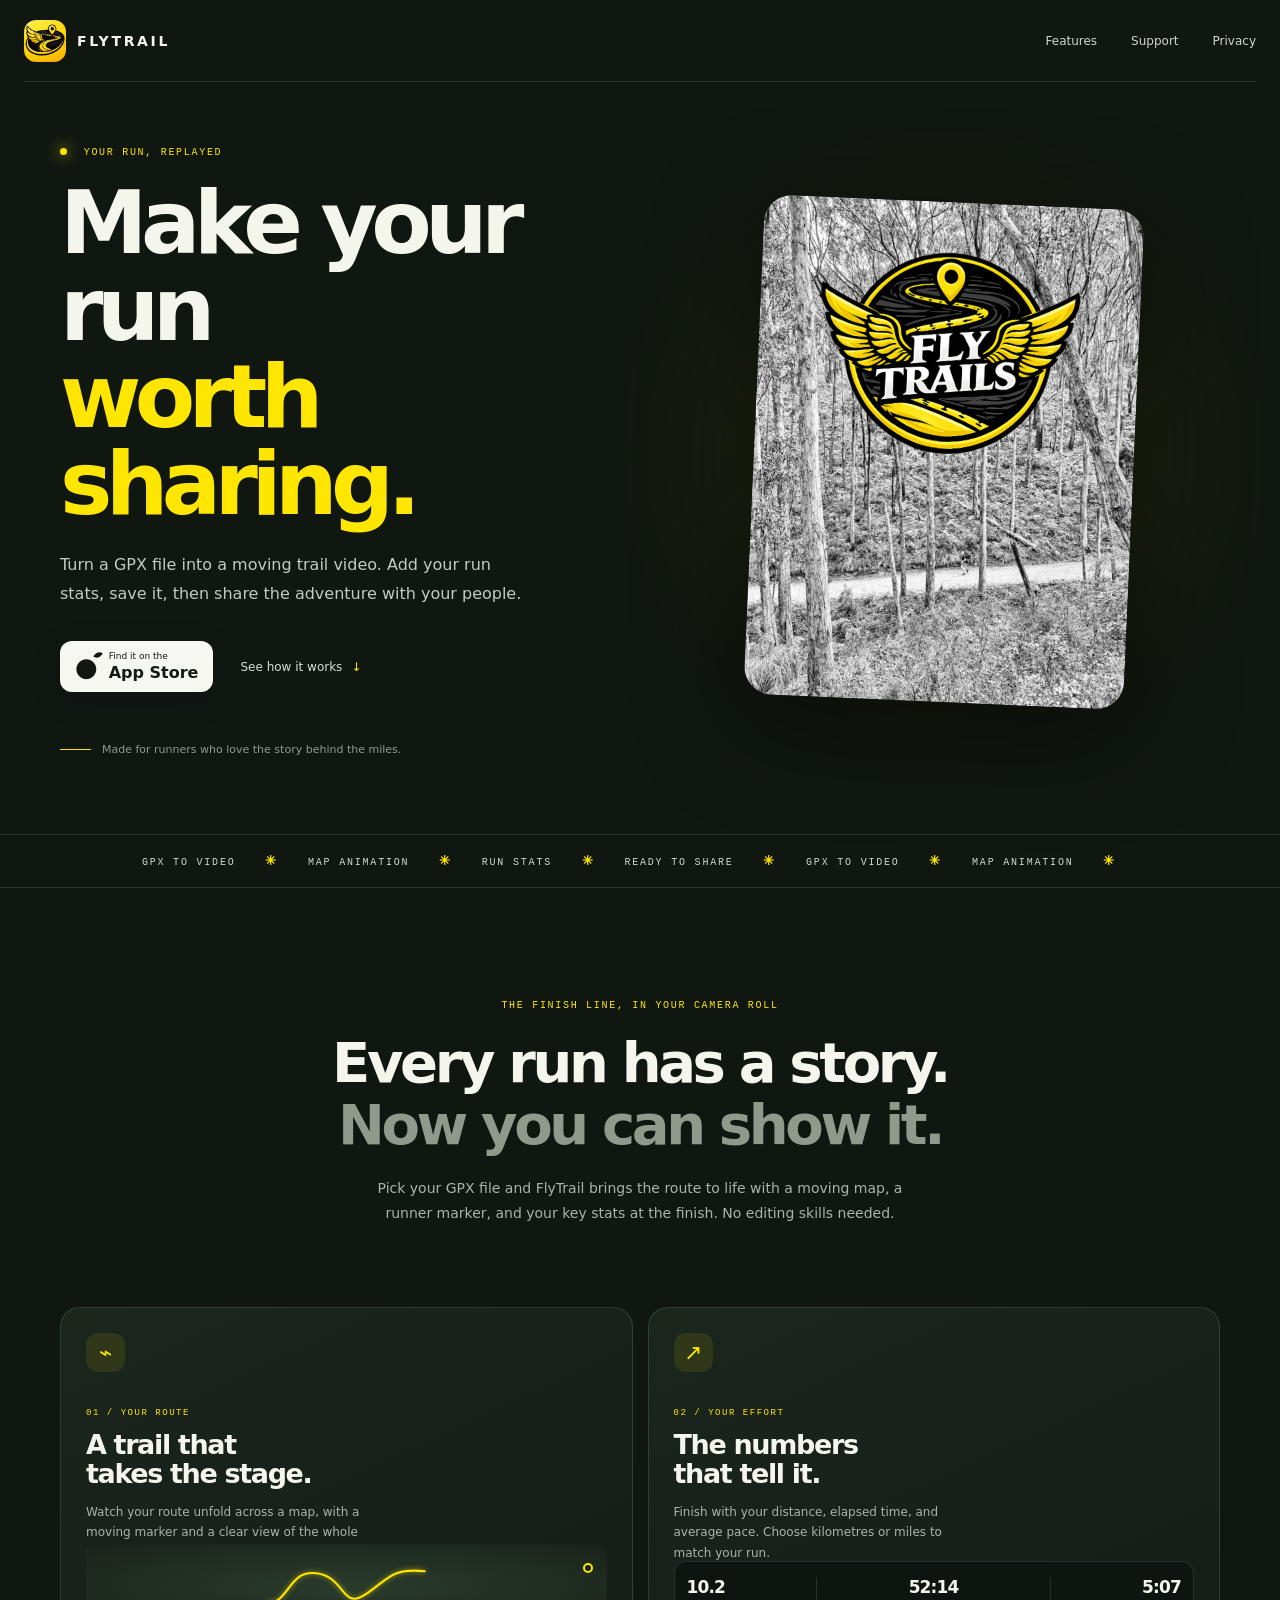
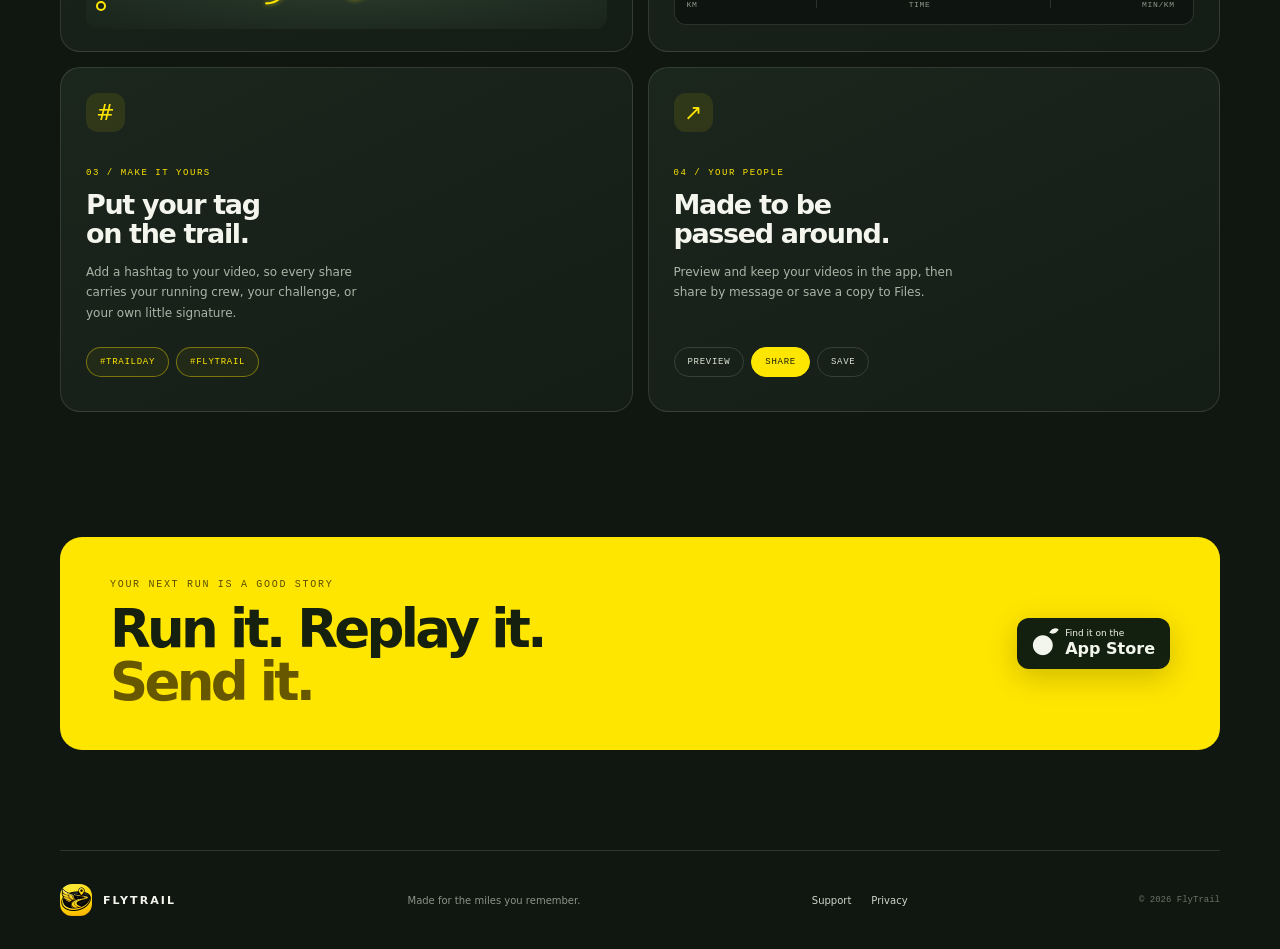
<file: index.html>
<!doctype html>
<html lang="en">
<head>
  <meta charset="utf-8">
  <meta name="viewport" content="width=device-width, initial-scale=1">
  <meta name="theme-color" content="#101711">
  <meta name="description" content="Turn your GPX running route into a cinematic video with FlyTrail for iPhone.">
  <title>FlyTrail — Make your run worth sharing</title>
  <link rel="icon" href="assets/flytrail-icon.png" type="image/png">
  <link rel="stylesheet" href="styles.css">
</head>
<body>
  <header class="site-header">
    <a class="brand" href="index.html" aria-label="FlyTrail home">
      <img src="assets/flytrail-icon.png" alt="" width="42" height="42">
      <span>FLYTRAIL</span>
    </a>
    <nav aria-label="Main navigation">
      <a href="#features">Features</a>
      <a href="support.html">Support</a>
      <a href="privacy.html">Privacy</a>
    </nav>
  </header>

  <main>
    <section class="hero wrap">
      <div class="hero-copy">
        <p class="eyebrow"><span class="pulse"></span> YOUR RUN, REPLAYED</p>
        <h1>Make your run<br><em>worth sharing.</em></h1>
        <p class="lede">Turn a GPX file into a moving trail video. Add your run stats, save it, then share the adventure with your people.</p>
        <div class="hero-actions">
          <a class="store-button" href="https://apps.apple.com/search?term=FlyTrail" target="_blank" rel="noopener">
            <span class="apple-mark" aria-hidden="true">●</span>
            <span><small>Find it on the</small><strong>App Store</strong></span>
          </a>
          <a class="text-link" href="#how-it-works">See how it works <span aria-hidden="true">↓</span></a>
        </div>
        <div class="hero-proof"><span class="proof-line"></span> Made for runners who love the story behind the miles.</div>
      </div>
      <div class="hero-art">
        <div class="art-glow"></div>
        <img src="assets/flytrail-hero.png" alt="FlyTrail artwork">
      </div>
    </section>

    <section class="ticker" aria-label="FlyTrail features">
      <div>GPX TO VIDEO <b>✳</b> MAP ANIMATION <b>✳</b> RUN STATS <b>✳</b> READY TO SHARE <b>✳</b> GPX TO VIDEO <b>✳</b> MAP ANIMATION <b>✳</b></div>
    </section>

    <section class="intro wrap" id="how-it-works">
      <p class="eyebrow">THE FINISH LINE, IN YOUR CAMERA ROLL</p>
      <h2>Every run has a story.<br><span>Now you can show it.</span></h2>
      <p>Pick your GPX file and FlyTrail brings the route to life with a moving map, a runner marker, and your key stats at the finish. No editing skills needed.</p>
    </section>

    <section class="features wrap" id="features">
      <article class="feature-card feature-map">
        <div class="feature-icon">⌁</div>
        <p class="eyebrow">01 / YOUR ROUTE</p>
        <h3>A trail that<br>takes the stage.</h3>
        <p>Watch your route unfold across a map, with a moving marker and a clear view of the whole run at the finish.</p>
        <div class="route-art" aria-hidden="true"><span class="route-start"></span><svg viewBox="0 0 320 112" role="presentation"><path d="M8 88 C54 88 49 23 104 31 S151 100 195 72 S243 20 309 27"/></svg><span class="route-end"></span></div>
      </article>
      <article class="feature-card feature-stats">
        <div class="feature-icon">↗</div>
        <p class="eyebrow">02 / YOUR EFFORT</p>
        <h3>The numbers<br>that tell it.</h3>
        <p>Finish with your distance, elapsed time, and average pace. Choose kilometres or miles to match your run.</p>
        <div class="mini-stats" aria-label="Example run statistics"><div><strong>10.2</strong><small>KM</small></div><span></span><div><strong>52:14</strong><small>TIME</small></div><span></span><div><strong>5:07</strong><small>MIN/KM</small></div></div>
      </article>
      <article class="feature-card feature-share">
        <div class="feature-icon">#</div>
        <p class="eyebrow">03 / MAKE IT YOURS</p>
        <h3>Put your tag<br>on the trail.</h3>
        <p>Add a hashtag to your video, so every share carries your running crew, your challenge, or your own little signature.</p>
        <div class="share-pills hashtag-pills"><span>#TRAILDAY</span><span>#FLYTRAIL</span></div>
      </article>
      <article class="feature-card feature-share">
        <div class="feature-icon">↗</div>
        <p class="eyebrow">04 / YOUR PEOPLE</p>
        <h3>Made to be<br>passed around.</h3>
        <p>Preview and keep your videos in the app, then share by message or save a copy to Files.</p>
        <div class="share-pills"><span>PREVIEW</span><span>SHARE</span><span>SAVE</span></div>
      </article>
    </section>

    <section class="closing wrap">
      <div>
        <p class="eyebrow">YOUR NEXT RUN IS A GOOD STORY</p>
        <h2>Run it. Replay it.<br><em>Send it.</em></h2>
      </div>
      <a class="store-button store-button-light" href="https://apps.apple.com/search?term=FlyTrail" target="_blank" rel="noopener">
        <span class="apple-mark" aria-hidden="true">●</span><span><small>Find it on the</small><strong>App Store</strong></span>
      </a>
    </section>
  </main>

  <footer class="site-footer wrap">
    <a class="brand footer-brand" href="index.html"><img src="assets/flytrail-icon.png" alt="" width="32" height="32"><span>FLYTRAIL</span></a>
    <p>Made for the miles you remember.</p>
    <div><a href="support.html">Support</a><a href="privacy.html">Privacy</a></div>
    <small>© 2026 FlyTrail</small>
  </footer>
</body>
</html>
</file>
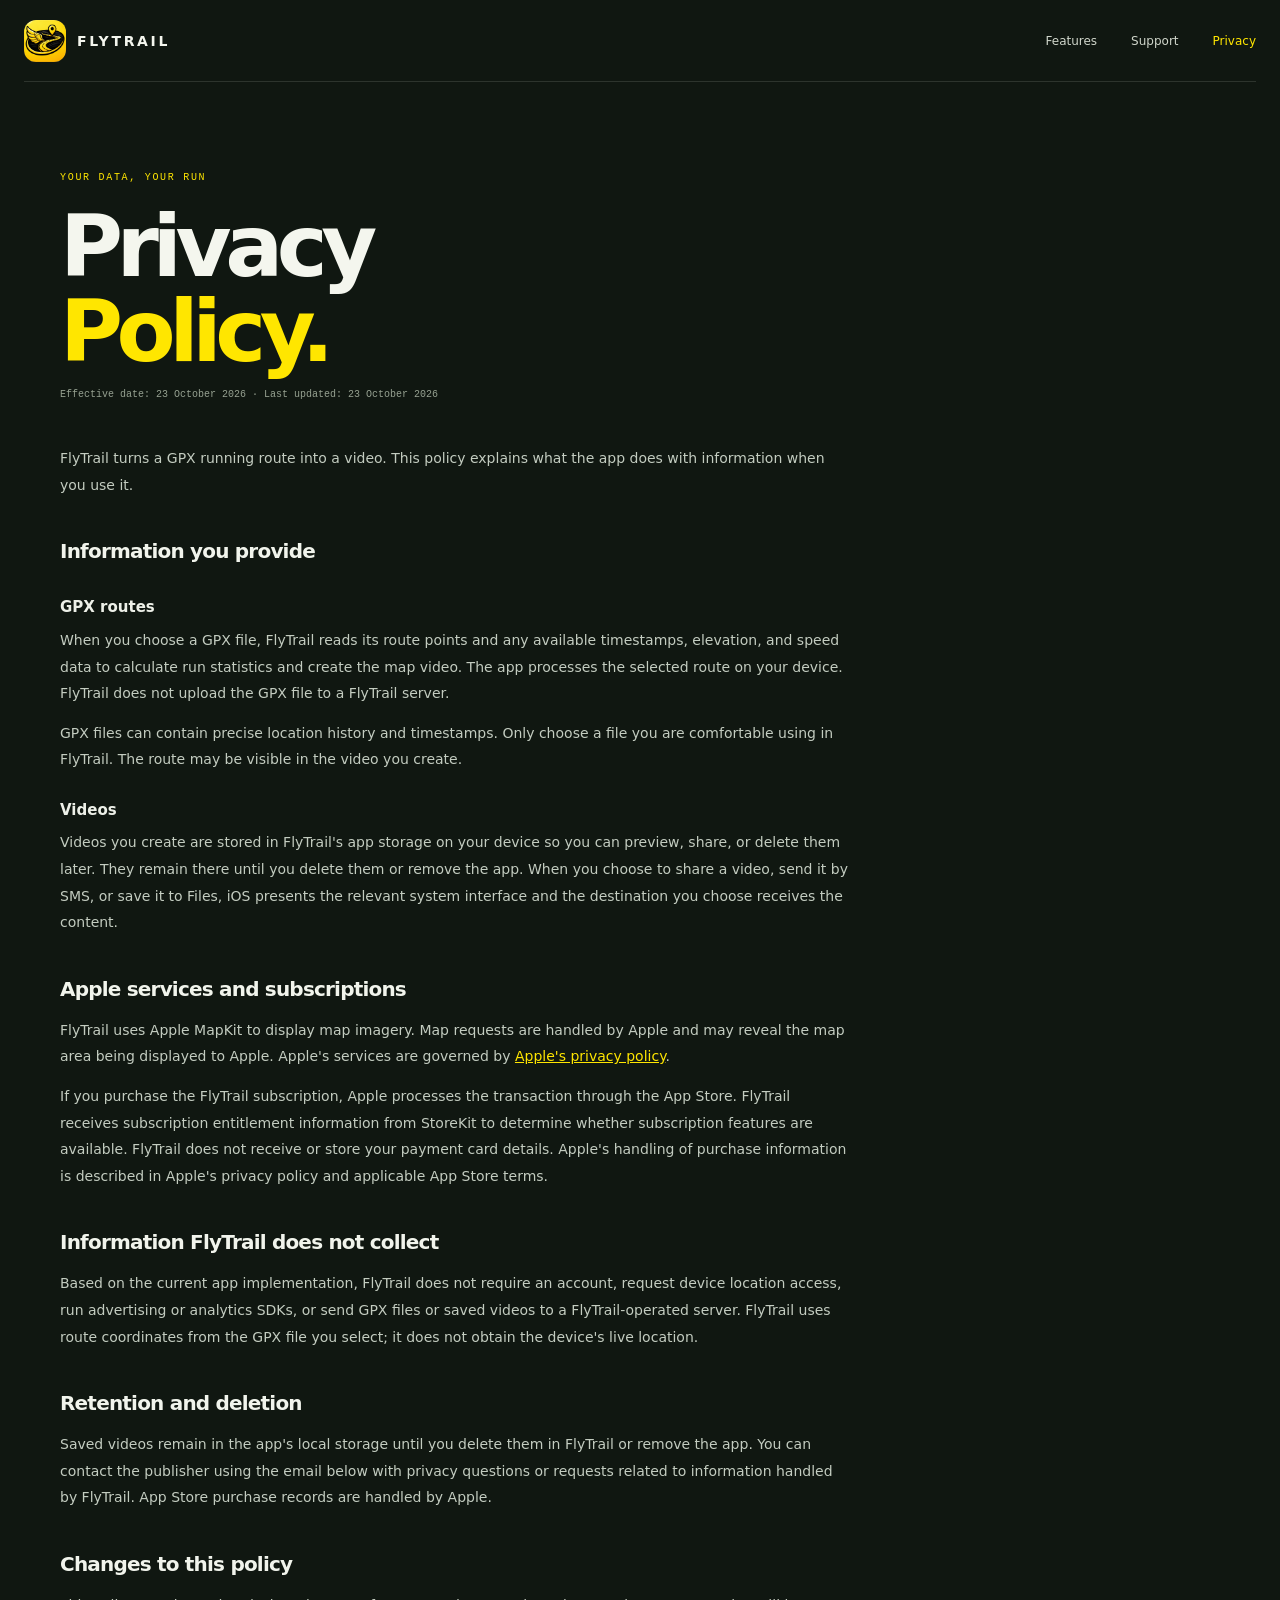
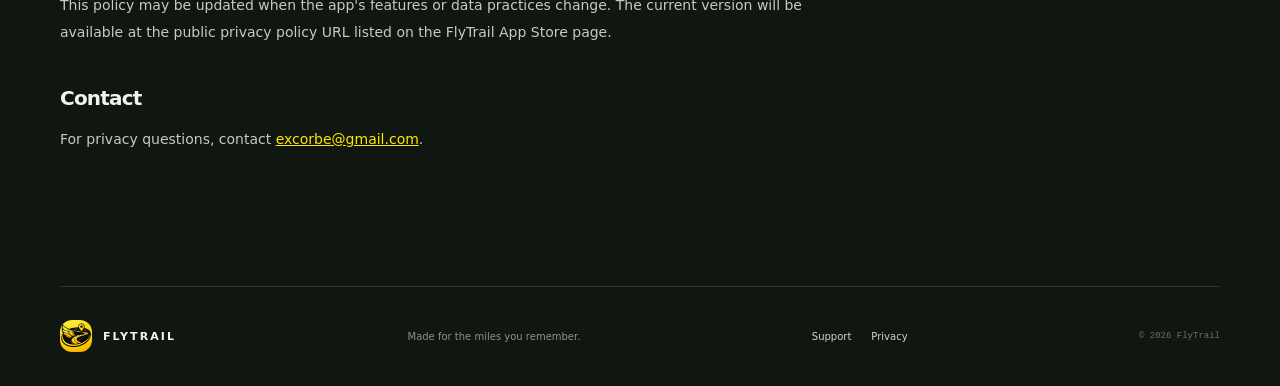
<file: privacy.html>
<!doctype html>
<html lang="en">
<head>
  <meta charset="utf-8">
  <meta name="viewport" content="width=device-width, initial-scale=1">
  <meta name="theme-color" content="#101711">
  <meta name="description" content="FlyTrail privacy policy: how GPX routes, videos, preferences, map requests, and subscriptions are handled.">
  <title>Privacy Policy — FlyTrail</title>
  <link rel="icon" href="assets/flytrail-icon.png" type="image/png">
  <link rel="stylesheet" href="styles.css">
</head>
<body>
  <header class="site-header"><a class="brand" href="index.html"><img src="assets/flytrail-icon.png" alt="" width="42" height="42"><span>FLYTRAIL</span></a><nav aria-label="Main navigation"><a href="index.html#features">Features</a><a href="support.html">Support</a><a aria-current="page" href="privacy.html">Privacy</a></nav></header>
  <main class="policy-page wrap">
    <p class="eyebrow">YOUR DATA, YOUR RUN</p>
    <h1>Privacy<br><em>Policy.</em></h1>
    <p class="policy-updated">Effective date: 23 October 2026 · Last updated: 23 October 2026</p>
    <article class="policy-copy">
      <p>FlyTrail turns a GPX running route into a video. This policy explains what the app does with information when you use it.</p>
      <h2>Information you provide</h2>
      <h3>GPX routes</h3>
      <p>When you choose a GPX file, FlyTrail reads its route points and any available timestamps, elevation, and speed data to calculate run statistics and create the map video. The app processes the selected route on your device. FlyTrail does not upload the GPX file to a FlyTrail server.</p>
      <p>GPX files can contain precise location history and timestamps. Only choose a file you are comfortable using in FlyTrail. The route may be visible in the video you create.</p>
      <h3>Videos</h3>
      <p>Videos you create are stored in FlyTrail's app storage on your device so you can preview, share, or delete them later. They remain there until you delete them or remove the app. When you choose to share a video, send it by SMS, or save it to Files, iOS presents the relevant system interface and the destination you choose receives the content.</p>
      <h2>Apple services and subscriptions</h2>
      <p>FlyTrail uses Apple MapKit to display map imagery. Map requests are handled by Apple and may reveal the map area being displayed to Apple. Apple's services are governed by <a href="https://www.apple.com/legal/privacy/" target="_blank" rel="noopener">Apple's privacy policy</a>.</p>
      <p>If you purchase the FlyTrail subscription, Apple processes the transaction through the App Store. FlyTrail receives subscription entitlement information from StoreKit to determine whether subscription features are available. FlyTrail does not receive or store your payment card details. Apple's handling of purchase information is described in Apple's privacy policy and applicable App Store terms.</p>
      <h2>Information FlyTrail does not collect</h2>
      <p>Based on the current app implementation, FlyTrail does not require an account, request device location access, run advertising or analytics SDKs, or send GPX files or saved videos to a FlyTrail-operated server. FlyTrail uses route coordinates from the GPX file you select; it does not obtain the device's live location.</p>
      <h2>Retention and deletion</h2>
      <p>Saved videos remain in the app's local storage until you delete them in FlyTrail or remove the app. You can contact the publisher using the email below with privacy questions or requests related to information handled by FlyTrail. App Store purchase records are handled by Apple.</p>
      <h2>Changes to this policy</h2>
      <p>This policy may be updated when the app's features or data practices change. The current version will be available at the public privacy policy URL listed on the FlyTrail App Store page.</p>
      <h2>Contact</h2>
      <p>For privacy questions, contact <a href="mailto:excorbe@gmail.com">excorbe@gmail.com</a>.</p>
    </article>
  </main>
  <footer class="site-footer wrap"><a class="brand footer-brand" href="index.html"><img src="assets/flytrail-icon.png" alt="" width="32" height="32"><span>FLYTRAIL</span></a><p>Made for the miles you remember.</p><div><a href="support.html">Support</a><a href="privacy.html">Privacy</a></div><small>© 2026 FlyTrail</small></footer>
</body>
</html>
</file>
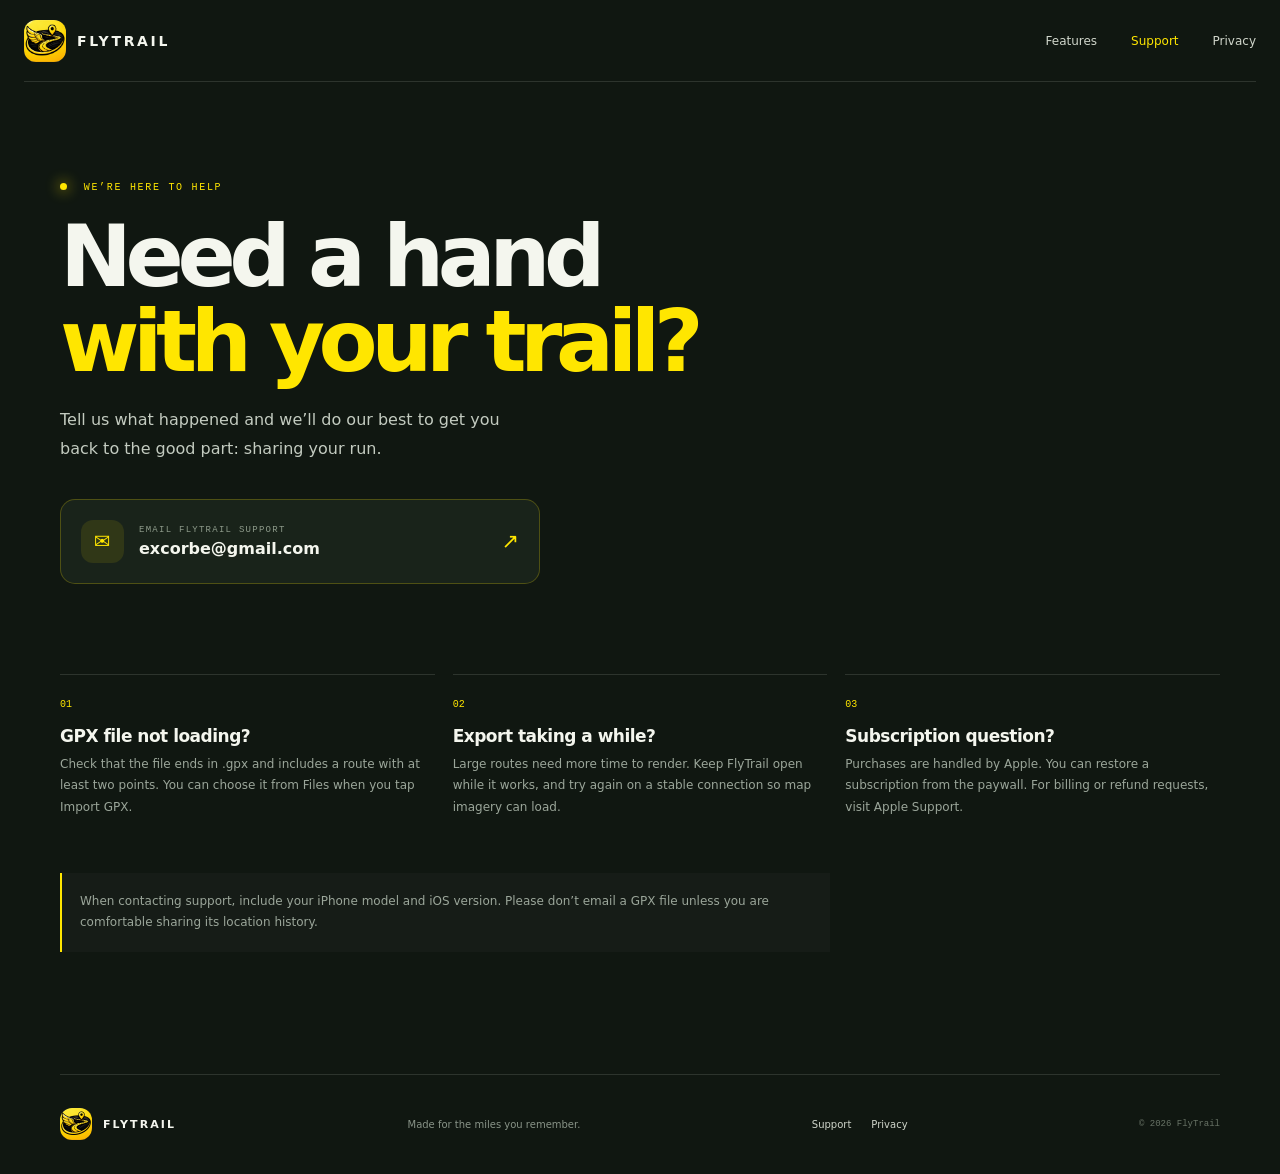
<file: support.html>
<!doctype html>
<html lang="en">
<head>
  <meta charset="utf-8">
  <meta name="viewport" content="width=device-width, initial-scale=1">
  <meta name="theme-color" content="#101711">
  <meta name="description" content="Get help with FlyTrail, GPX imports, video exports, subscriptions, and sharing.">
  <title>Support — FlyTrail</title>
  <link rel="icon" href="assets/flytrail-icon.png" type="image/png">
  <link rel="stylesheet" href="styles.css">
</head>
<body>
  <header class="site-header"><a class="brand" href="index.html"><img src="assets/flytrail-icon.png" alt="" width="42" height="42"><span>FLYTRAIL</span></a><nav aria-label="Main navigation"><a href="index.html#features">Features</a><a aria-current="page" href="support.html">Support</a><a href="privacy.html">Privacy</a></nav></header>
  <main class="subpage wrap">
    <p class="eyebrow"><span class="pulse"></span> WE’RE HERE TO HELP</p>
    <h1>Need a hand<br><em>with your trail?</em></h1>
    <p class="lede">Tell us what happened and we’ll do our best to get you back to the good part: sharing your run.</p>
    <a class="email-card" href="mailto:excorbe@gmail.com"><span class="email-icon">✉</span><span><small>EMAIL FLYTRAIL SUPPORT</small><strong>excorbe@gmail.com</strong></span><span class="email-arrow">↗</span></a>
    <section class="help-grid">
      <article><span>01</span><h2>GPX file not loading?</h2><p>Check that the file ends in .gpx and includes a route with at least two points. You can choose it from Files when you tap Import GPX.</p></article>
      <article><span>02</span><h2>Export taking a while?</h2><p>Large routes need more time to render. Keep FlyTrail open while it works, and try again on a stable connection so map imagery can load.</p></article>
      <article><span>03</span><h2>Subscription question?</h2><p>Purchases are handled by Apple. You can restore a subscription from the paywall. For billing or refund requests, visit Apple Support.</p></article>
    </section>
    <p class="support-note">When contacting support, include your iPhone model and iOS version. Please don’t email a GPX file unless you are comfortable sharing its location history.</p>
  </main>
  <footer class="site-footer wrap"><a class="brand footer-brand" href="index.html"><img src="assets/flytrail-icon.png" alt="" width="32" height="32"><span>FLYTRAIL</span></a><p>Made for the miles you remember.</p><div><a href="support.html">Support</a><a href="privacy.html">Privacy</a></div><small>© 2026 FlyTrail</small></footer>
</body>
</html>
</file>
<file: styles.css>
:root{--bg:#101711;--panel:#17211a;--ink:#f4f6ee;--muted:#aab4a8;--yellow:#ffe600;--line:rgba(240,246,226,.13);--orange:#ffb23f;--mono:ui-monospace,"SFMono-Regular",Menlo,monospace;--sans:system-ui,-apple-system,BlinkMacSystemFont,"Segoe UI",sans-serif}
*{box-sizing:border-box}html{scroll-behavior:smooth}body{margin:0;background:var(--bg);color:var(--ink);font-family:var(--sans);-webkit-font-smoothing:antialiased}a{color:inherit}.wrap{width:min(1160px,calc(100% - 48px));margin-inline:auto}.site-header{height:82px;width:min(1280px,calc(100% - 48px));margin:auto;display:flex;align-items:center;justify-content:space-between;border-bottom:1px solid var(--line)}.brand{display:inline-flex;align-items:center;gap:11px;color:var(--ink);font-size:14px;font-weight:800;letter-spacing:.19em;text-decoration:none}.brand img{border-radius:12px;object-fit:cover}.site-header nav{display:flex;gap:34px}.site-header nav a,.site-footer a:not(.brand){font-size:12px;text-decoration:none;color:#d0d6cb;transition:color .2s}.site-header nav a:hover,.site-footer a:hover{color:var(--yellow)}.site-header nav a[aria-current=page]{color:var(--yellow)}
.hero{min-height:620px;display:grid;grid-template-columns:1.03fr .97fr;align-items:center;gap:22px;padding-block:65px 78px}.hero-copy{position:relative;z-index:1}.eyebrow{font:500 10px var(--mono);letter-spacing:.17em;color:var(--yellow);margin:0 0 21px}.pulse{display:inline-block;width:7px;height:7px;border-radius:50%;background:var(--yellow);margin-right:9px;box-shadow:0 0 14px var(--yellow)}h1,h2,h3,p{margin-top:0}.hero h1,.subpage h1,.policy-page h1{font-size:clamp(50px,7vw,88px);line-height:.99;letter-spacing:-.075em;margin:0 0 24px;font-weight:800}.hero h1 em,.subpage h1 em,.policy-page h1 em,.closing h2 em{font-style:normal;color:var(--yellow)}.lede{max-width:470px;color:#c3cbc0;font-size:16px;line-height:1.8}.hero-actions{display:flex;align-items:center;gap:27px;margin-top:32px}.store-button{display:inline-flex;align-items:center;gap:11px;min-width:151px;padding:10px 15px;border-radius:12px;background:#f6f7f1;color:#141a14;text-decoration:none;box-shadow:0 8px 30px #0003;transition:transform .2s,box-shadow .2s}.store-button:hover{transform:translateY(-2px);box-shadow:0 13px 35px #0005}.apple-mark{font-size:26px;line-height:1;color:#121711;position:relative}.apple-mark:after{content:"";position:absolute;width:6px;height:8px;background:#121711;border-radius:8px 0;top:-3px;right:-3px;transform:rotate(35deg)}.store-button span:last-child{display:grid;gap:1px}.store-button small{font-size:9px;line-height:1.2}.store-button strong{font-size:16px;line-height:1.2}.text-link{font-size:12px;text-decoration:none;color:#d8dfd3}.text-link span{color:var(--yellow);padding-left:5px}.hero-proof{display:flex;align-items:center;gap:11px;margin-top:51px;color:#8f9a8f;font-size:11px}.proof-line{height:1px;width:31px;background:var(--yellow)}.hero-art{height:500px;position:relative;display:flex;justify-content:center;align-items:center}.hero-art img{position:relative;z-index:1;width:min(100%,380px);height:500px;object-fit:cover;object-position:50% 42%;border-radius:28px;box-shadow:0 25px 100px #0008;transform:rotate(2.5deg)}.art-glow{position:absolute;width:360px;height:360px;border-radius:50%;background:#ffe60024;filter:blur(100px)}.floating-chip{position:absolute;z-index:2;right:-8px;bottom:35px;padding:13px 17px;border:1px solid #ffffff27;background:#18231ddd;backdrop-filter:blur(10px);border-radius:30px;font:500 9px var(--mono);letter-spacing:.12em}.chip-dot{display:inline-block;width:7px;height:7px;border-radius:50%;background:var(--yellow);margin-right:8px}.ticker{overflow:hidden;border-block:1px solid var(--line);white-space:nowrap;color:#d2d9cd;font:500 10px var(--mono);letter-spacing:.18em;padding:18px 0}.ticker div{text-align:center}.ticker b{color:var(--yellow);padding:0 22px;font-size:13px}.intro{text-align:center;padding:112px 20px 60px}.intro h2,.section-heading h2{font-size:clamp(35px,5vw,56px);letter-spacing:-.06em;line-height:1.1;margin:0 0 21px}.intro h2 span{color:#8f9a8d}.intro>p:last-child{max-width:560px;margin:0 auto;color:var(--muted);font-size:14px;line-height:1.8}.features{display:grid;grid-template-columns:repeat(2,1fr);gap:15px;padding-block:20px 125px}.feature-card{min-height:345px;border:1px solid var(--line);border-radius:20px;padding:25px;position:relative;overflow:hidden;background:linear-gradient(155deg,#1b261d,#141c16)}.feature-icon{width:39px;height:39px;border-radius:12px;background:#ffe60018;color:var(--yellow);display:grid;place-items:center;font-size:22px;margin-bottom:36px}.feature-card .eyebrow{font-size:9px;margin-bottom:12px}.feature-card h3{font-size:27px;line-height:1.1;letter-spacing:-.05em;margin-bottom:13px}.feature-card>p:not(.eyebrow){color:#aab5a8;font-size:12px;line-height:1.7;max-width:290px}.route-art{position:absolute;left:25px;right:25px;bottom:22px;height:85px;border-radius:12px;background:radial-gradient(ellipse,#2a3b2c,#19231a);display:flex;align-items:center;padding:13px}.route-art svg{width:100%;height:100%;overflow:visible}.route-art path{fill:none;stroke:var(--yellow);stroke-width:4;stroke-linecap:round;filter:drop-shadow(0 0 5px #ffe600aa)}.route-start,.route-end{position:absolute;width:10px;height:10px;border:2px solid var(--yellow);border-radius:50%;background:#17211a}.route-start{left:10px;bottom:18px}.route-end{right:14px;top:19px}.mini-stats{position:absolute;bottom:26px;left:25px;right:25px;display:flex;align-items:center;justify-content:space-between;padding:15px 12px;background:#0e1510;border:1px solid var(--line);border-radius:12px}.mini-stats div{display:grid;gap:3px}.mini-stats strong{font-size:17px;letter-spacing:-.05em}.mini-stats small{font:8px var(--mono);color:#8d988b;letter-spacing:.08em}.mini-stats>span{width:1px;height:30px;background:var(--line)}.share-pills{display:flex;gap:7px;position:absolute;bottom:34px;left:25px}.share-pills span{font:9px var(--mono);letter-spacing:.08em;border:1px solid #ffffff23;color:#dbe3d6;border-radius:30px;padding:9px 13px}.share-pills span:nth-child(2){background:var(--yellow);color:#17200f;border-color:var(--yellow)}
.screenshots{padding-bottom:125px}.section-heading{display:flex;align-items:end;justify-content:space-between;gap:30px;margin-bottom:27px}.section-heading .eyebrow{margin-bottom:12px}.section-heading h2{margin:0}.section-heading>p{max-width:335px;margin:0 0 4px;color:#919d90;font-size:11px;line-height:1.7}.visual-gallery{display:grid;grid-template-columns:1fr .8fr 1fr;gap:16px;align-items:stretch}.visual{margin:0;min-height:270px;position:relative;border-radius:18px;overflow:hidden;background:#1a241b;border:1px solid var(--line)}.visual img{display:block;width:100%;height:100%;min-height:270px;object-fit:cover;transition:transform .4s}.visual:hover img{transform:scale(1.035)}.visual-portrait img{aspect-ratio:1.55;object-position:center 51%}.visual-square img{object-fit:contain;padding:31px;background:radial-gradient(ellipse,#28392a,#131b14)}.visual-tall img{object-position:center 40%}.visual figcaption{position:absolute;inset:auto 0 0;padding:35px 17px 16px;background:linear-gradient(transparent,#09100ddd);font-size:12px;font-weight:700}.gallery-note{font:9px var(--mono);letter-spacing:.02em;color:#8f9a8c;margin:15px 0 0}.closing{padding:42px 50px;display:flex;align-items:center;justify-content:space-between;gap:30px;border-radius:22px;background:var(--yellow);color:#15200e;margin-bottom:100px}.closing .eyebrow{color:#594d00;margin-bottom:12px}.closing h2{font-size:clamp(35px,5vw,53px);line-height:1;letter-spacing:-.07em;margin:0}.closing h2 em{color:#675800}.store-button-light{background:#14200f;color:#f3f6ed}.store-button-light .apple-mark{color:#f3f6ed}.store-button-light .apple-mark:after{background:#f3f6ed}.site-footer{border-top:1px solid var(--line);min-height:100px;display:flex;align-items:center;justify-content:space-between;gap:20px}.footer-brand{font-size:11px}.site-footer p{color:#899488;font-size:10px;margin:0}.site-footer div{display:flex;gap:20px}.site-footer a:not(.brand){font-size:10px}.site-footer>small{color:#687366;font:9px var(--mono)}
.subpage{min-height:calc(100vh - 182px);padding:100px 0 110px}.subpage h1,.policy-page h1{font-size:clamp(52px,8vw,86px);margin-bottom:22px}.email-card{max-width:480px;margin-top:35px;display:flex;align-items:center;gap:15px;padding:20px;background:#19231a;border:1px solid #ffe6003b;border-radius:15px;text-decoration:none;transition:background .2s,transform .2s}.email-card:hover{background:#202d20;transform:translateY(-2px)}.email-icon{width:43px;height:43px;display:grid;place-items:center;background:#ffe60019;color:var(--yellow);border-radius:12px;font-size:20px}.email-card>span:nth-child(2){display:grid;gap:4px}.email-card small{font:9px var(--mono);letter-spacing:.14em;color:#8e9b8b}.email-card strong{font-size:16px}.email-arrow{margin-left:auto;color:var(--yellow);font-size:21px}.help-grid{display:grid;grid-template-columns:repeat(3,1fr);gap:18px;margin-top:90px}.help-grid article{border-top:1px solid var(--line);padding-top:17px}.help-grid article>span{font:10px var(--mono);color:var(--yellow)}.help-grid h2{font-size:17px;margin:15px 0 8px;letter-spacing:-.03em}.help-grid p,.support-note{color:#9ba69a;font-size:12px;line-height:1.8}.support-note{margin-top:42px;padding:18px;border-left:2px solid var(--yellow);background:#ffffff06;max-width:770px}.policy-page{padding:90px 0 120px}.policy-page h1{margin-bottom:15px}.policy-updated{font:10px var(--mono);color:#96a191;margin-bottom:45px}.policy-copy{max-width:790px;color:#c3ccc0;font-size:14px;line-height:1.9}.policy-copy h2{margin:34px 0 9px;color:#f1f4ec;font-size:20px;letter-spacing:-.04em}.policy-copy h3{margin:23px 0 5px;color:#edf0e8;font-size:15px}.policy-copy p{margin-bottom:13px}.policy-copy a{color:var(--yellow)}
@media(max-width:800px){.hero{grid-template-columns:1fr;gap:35px;padding-top:67px}.hero-copy{max-width:650px}.hero-art{height:min(110vw,480px)}.hero-art img{height:100%;width:min(78%,370px)}.features{grid-template-columns:1fr;max-width:520px;padding-bottom:90px}.feature-card{min-height:320px}.visual-gallery{grid-template-columns:1fr 1fr}.visual-tall{display:none}.section-heading{align-items:start;flex-direction:column}.help-grid{grid-template-columns:1fr;gap:24px;margin-top:60px}.closing{padding:32px;flex-direction:column;align-items:flex-start}.site-footer{padding-block:20px;flex-wrap:wrap}.site-footer p{display:none}}
@media(max-width:520px){.wrap,.site-header{width:calc(100% - 36px)}.site-header{height:70px}.brand{font-size:11px}.brand img{width:36px;height:36px}.site-header nav{gap:15px}.site-header nav a{font-size:10px}.hero{padding-block:58px 55px}.hero h1{font-size:58px}.lede{font-size:14px}.hero-actions{gap:16px}.hero-proof{margin-top:37px}.hero-art{height:420px}.hero-art img{width:min(84%,340px);height:100%}.floating-chip{right:0;bottom:18px;font-size:8px}.intro{padding:78px 4px 38px}.intro h2{font-size:38px}.screenshots{padding-bottom:80px}.visual-gallery{grid-template-columns:1fr}.visual-square{display:none}.visual{min-height:260px}.visual img{min-height:260px}.closing{margin-bottom:70px}.site-footer{gap:14px}.site-footer div{margin-left:auto}.site-footer>small{width:100%}.subpage,.policy-page{padding-block:70px 85px}.subpage h1,.policy-page h1{font-size:58px}.email-card strong{font-size:14px}.policy-copy{font-size:13px}}
@media(prefers-reduced-motion:reduce){html{scroll-behavior:auto}*,*:before,*:after{transition:none!important}}

.hashtag-pills span{color:var(--yellow);border-color:#ffe60066;background:#ffe6000d}.hashtag-pills span:nth-child(2){color:var(--yellow);border-color:#ffe60066;background:#ffe6000d}
</file>
